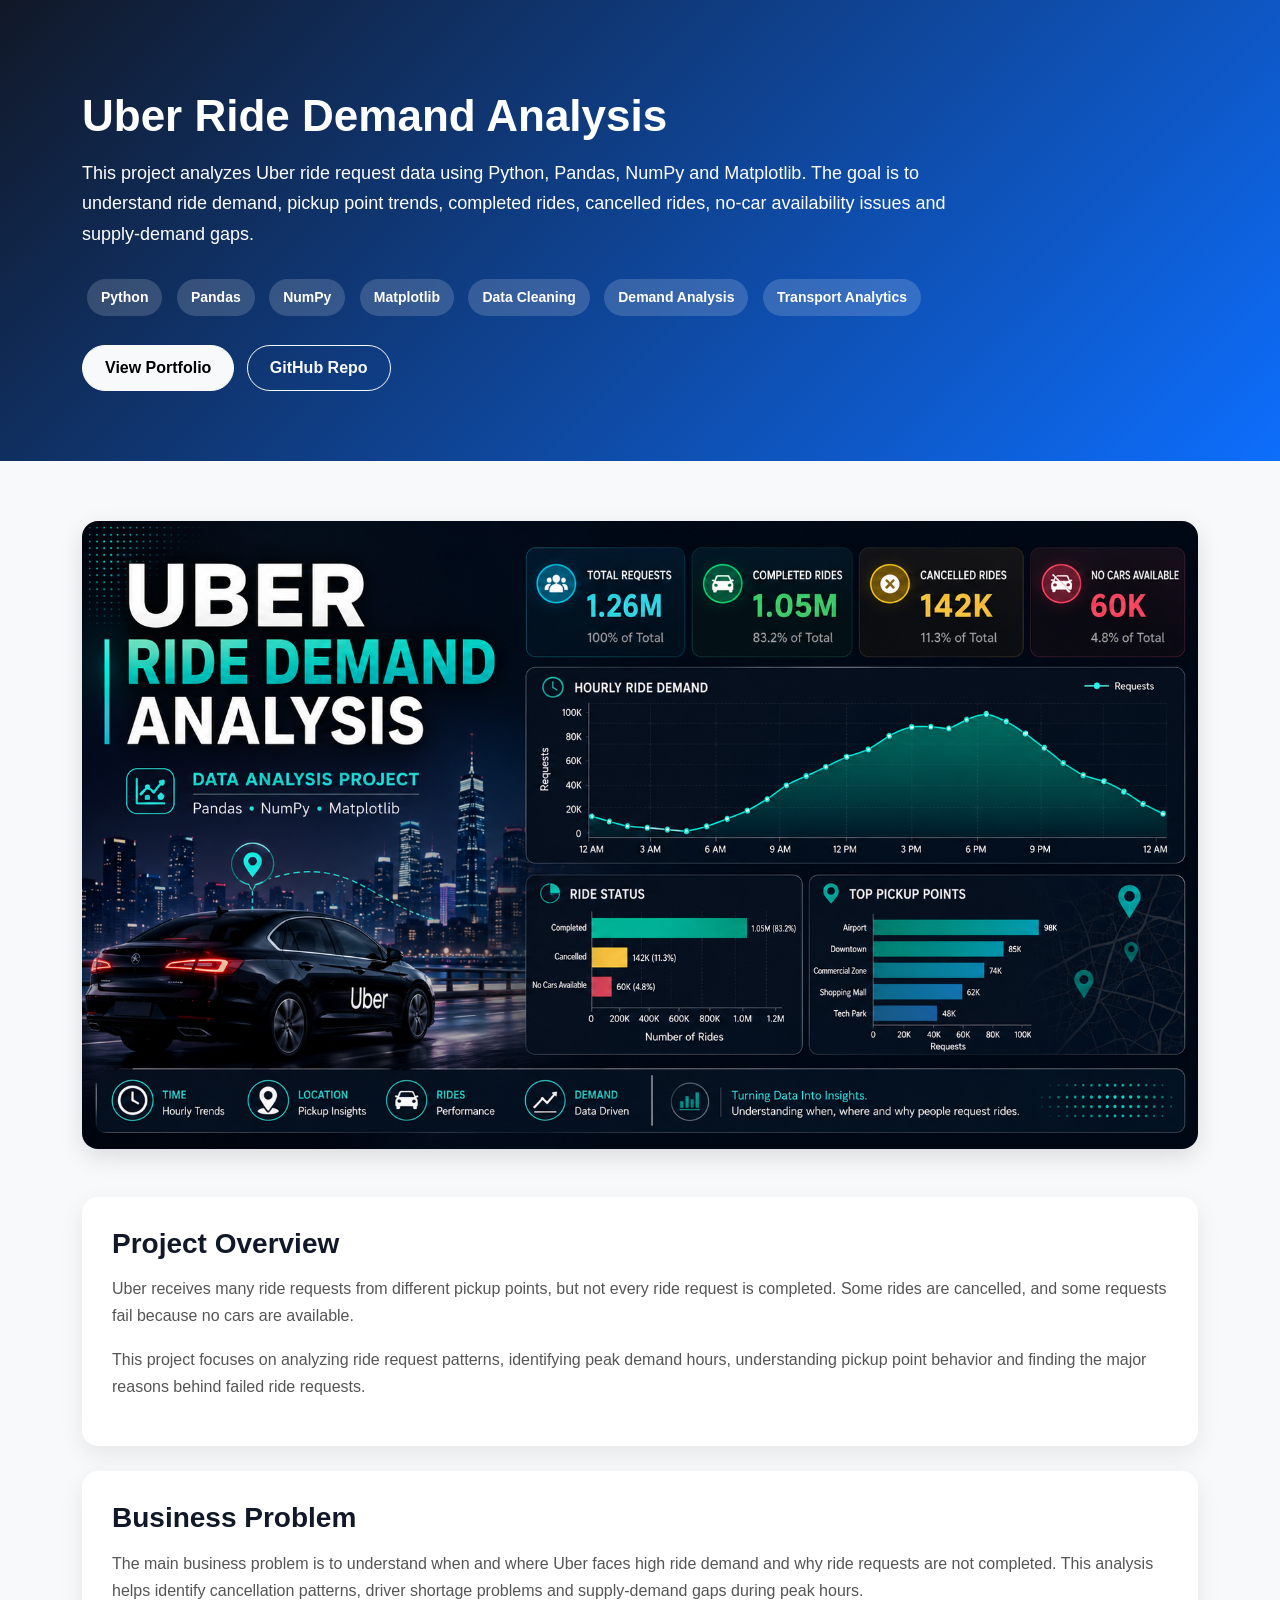
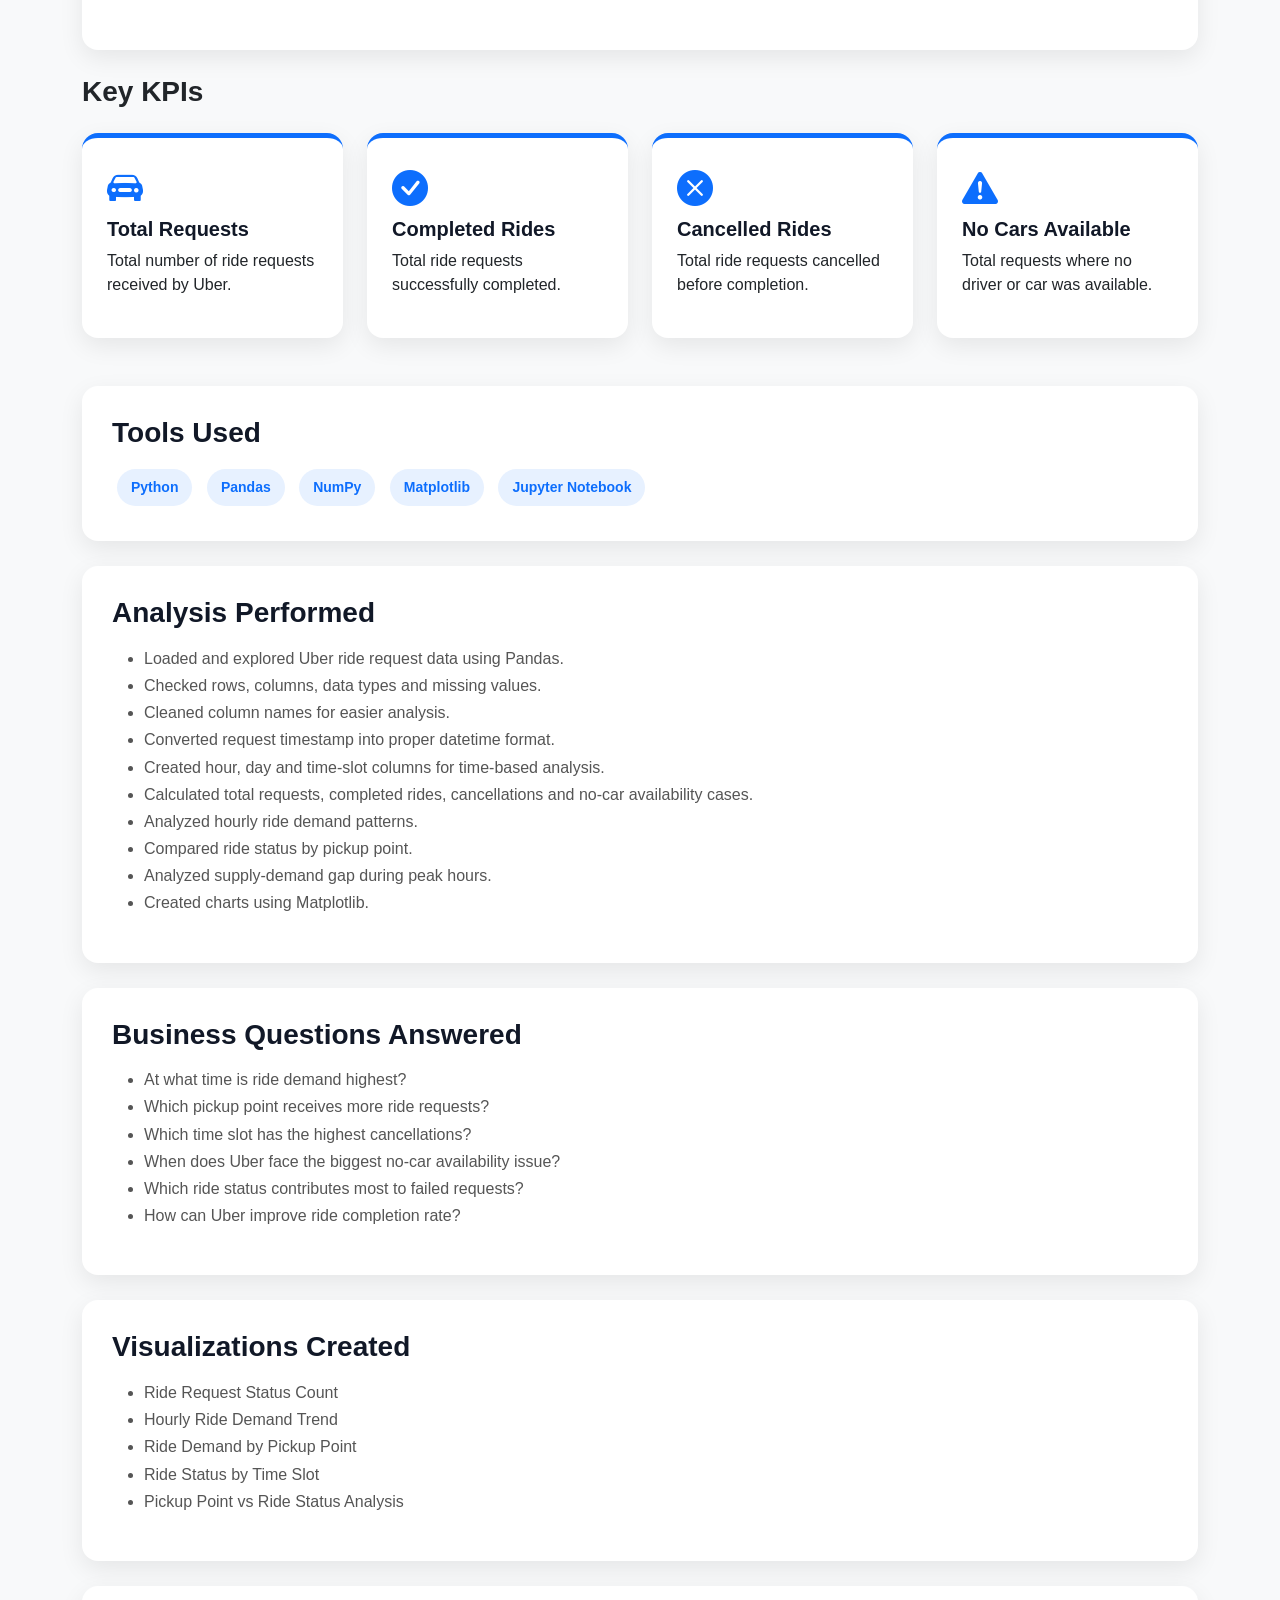
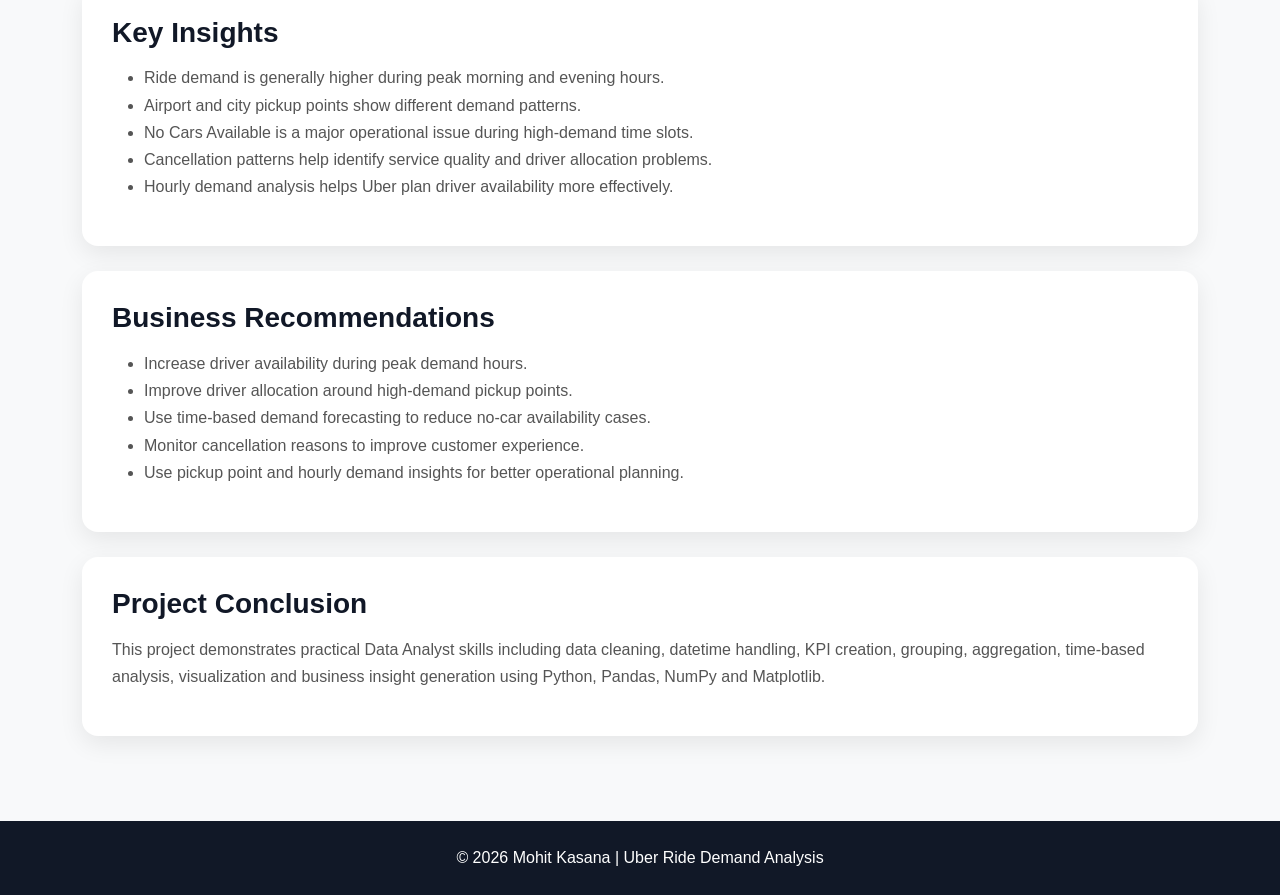
<file: uber_ride_demand_analysis.html>
<!DOCTYPE html>
<html lang="en">
<head>
    <meta charset="UTF-8">
    <title>Uber Ride Demand Analysis | Mohit Kasana</title>
    <meta name="viewport" content="width=device-width, initial-scale=1">

    <!-- Bootstrap CDN -->
    <link href="https://cdn.jsdelivr.net/npm/bootstrap@5.3.3/dist/css/bootstrap.min.css" rel="stylesheet">
    <!-- Bootstrap Icons CDN -->
    <link href="https://cdn.jsdelivr.net/npm/bootstrap-icons/font/bootstrap-icons.css" rel="stylesheet">

    <style>
        body {
            font-family: Arial, sans-serif;
            background-color: #f8f9fa;
            color: #212529;
        }

        .hero-section {
            background: linear-gradient(135deg, #111827, #0d6efd);
            color: white;
            padding: 90px 0 70px;
        }

        .hero-section h1 {
            font-size: 44px;
            font-weight: 800;
            margin-bottom: 15px;
        }

        .hero-section p {
            font-size: 18px;
            max-width: 900px;
            line-height: 1.7;
        }

        .tag-box span {
            display: inline-block;
            background: rgba(255, 255, 255, 0.16);
            color: white;
            padding: 8px 14px;
            margin: 5px;
            border-radius: 30px;
            font-size: 14px;
            font-weight: 600;
        }

        .section {
            padding: 60px 0;
        }

        .content-card {
            background: white;
            padding: 30px;
            border-radius: 16px;
            box-shadow: 0 8px 24px rgba(0, 0, 0, 0.08);
            margin-bottom: 25px;
        }

        .content-card h3 {
            font-weight: 800;
            margin-bottom: 15px;
            color: #111827;
        }

        .content-card p,
        .content-card li {
            color: #555;
            line-height: 1.7;
        }

        .project-image {
            width: 100%;
            border-radius: 16px;
            box-shadow: 0 8px 24px rgba(0, 0, 0, 0.12);
        }

        .kpi-card {
            background: white;
            padding: 25px;
            border-radius: 16px;
            height: 100%;
            box-shadow: 0 8px 24px rgba(0, 0, 0, 0.08);
            border-top: 5px solid #0d6efd;
            transition: 0.3s;
        }

        .kpi-card:hover {
            transform: translateY(-5px);
        }

        .kpi-card i {
            font-size: 36px;
            color: #0d6efd;
            margin-bottom: 12px;
        }

        .kpi-card h5 {
            font-weight: 800;
            color: #111827;
        }

        .badge-box span {
            display: inline-block;
            background: #e7f1ff;
            color: #0d6efd;
            padding: 8px 14px;
            margin: 5px;
            border-radius: 30px;
            font-weight: 600;
            font-size: 14px;
        }

        .footer {
            background: #111827;
            color: white;
            padding: 25px 0;
        }

        .btn-custom {
            border-radius: 30px;
            padding: 10px 22px;
            font-weight: 600;
        }
    </style>
</head>

<body>

<!-- Hero Section -->
<section class="hero-section">
    <div class="container">
        <h1>Uber Ride Demand Analysis</h1>

        <p>
            This project analyzes Uber ride request data using Python, Pandas, NumPy and Matplotlib.
            The goal is to understand ride demand, pickup point trends, completed rides, cancelled rides,
            no-car availability issues and supply-demand gaps.
        </p>

        <div class="tag-box mt-4">
            <span>Python</span>
            <span>Pandas</span>
            <span>NumPy</span>
            <span>Matplotlib</span>
            <span>Data Cleaning</span>
            <span>Demand Analysis</span>
            <span>Transport Analytics</span>
        </div>

        <div class="mt-4">
            <a href="https://mohit8059.github.io/Mohit_Portfolio/" class="btn btn-light btn-custom me-2" target="_blank">
                View Portfolio
            </a>
            <a href="https://github.com/mohit8059/uber_ride_demand_analysis" class="btn btn-outline-light btn-custom" target="_blank">
                GitHub Repo
            </a>
        </div>
    </div>
</section>

<!-- Main Section -->
<section class="section">
    <div class="container">

        <!-- Project Image -->
        <div class="mb-5">
            <img src="images/uber_ride_demand_analytics_dashboard.png" alt="Uber Ride Demand Analysis" class="project-image">
        </div>

        <!-- Project Overview -->
        <div class="content-card">
            <h3>Project Overview</h3>
            <p>
                Uber receives many ride requests from different pickup points, but not every ride request is completed.
                Some rides are cancelled, and some requests fail because no cars are available.
            </p>
            <p>
                This project focuses on analyzing ride request patterns, identifying peak demand hours,
                understanding pickup point behavior and finding the major reasons behind failed ride requests.
            </p>
        </div>

        <!-- Business Problem -->
        <div class="content-card">
            <h3>Business Problem</h3>
            <p>
                The main business problem is to understand when and where Uber faces high ride demand and why
                ride requests are not completed. This analysis helps identify cancellation patterns, driver shortage
                problems and supply-demand gaps during peak hours.
            </p>
        </div>

        <!-- KPIs -->
        <h3 class="fw-bold mb-4">Key KPIs</h3>

        <div class="row g-4 mb-5">
            <div class="col-md-3">
                <div class="kpi-card">
                    <i class="bi bi-car-front-fill"></i>
                    <h5>Total Requests</h5>
                    <p>Total number of ride requests received by Uber.</p>
                </div>
            </div>

            <div class="col-md-3">
                <div class="kpi-card">
                    <i class="bi bi-check-circle-fill"></i>
                    <h5>Completed Rides</h5>
                    <p>Total ride requests successfully completed.</p>
                </div>
            </div>

            <div class="col-md-3">
                <div class="kpi-card">
                    <i class="bi bi-x-circle-fill"></i>
                    <h5>Cancelled Rides</h5>
                    <p>Total ride requests cancelled before completion.</p>
                </div>
            </div>

            <div class="col-md-3">
                <div class="kpi-card">
                    <i class="bi bi-exclamation-triangle-fill"></i>
                    <h5>No Cars Available</h5>
                    <p>Total requests where no driver or car was available.</p>
                </div>
            </div>
        </div>

        <!-- Tools -->
        <div class="content-card">
            <h3>Tools Used</h3>
            <div class="badge-box">
                <span>Python</span>
                <span>Pandas</span>
                <span>NumPy</span>
                <span>Matplotlib</span>
                <span>Jupyter Notebook</span>
            </div>
        </div>

        <!-- Analysis Performed -->
        <div class="content-card">
            <h3>Analysis Performed</h3>
            <ul>
                <li>Loaded and explored Uber ride request data using Pandas.</li>
                <li>Checked rows, columns, data types and missing values.</li>
                <li>Cleaned column names for easier analysis.</li>
                <li>Converted request timestamp into proper datetime format.</li>
                <li>Created hour, day and time-slot columns for time-based analysis.</li>
                <li>Calculated total requests, completed rides, cancellations and no-car availability cases.</li>
                <li>Analyzed hourly ride demand patterns.</li>
                <li>Compared ride status by pickup point.</li>
                <li>Analyzed supply-demand gap during peak hours.</li>
                <li>Created charts using Matplotlib.</li>
            </ul>
        </div>

        <!-- Business Questions -->
        <div class="content-card">
            <h3>Business Questions Answered</h3>
            <ul>
                <li>At what time is ride demand highest?</li>
                <li>Which pickup point receives more ride requests?</li>
                <li>Which time slot has the highest cancellations?</li>
                <li>When does Uber face the biggest no-car availability issue?</li>
                <li>Which ride status contributes most to failed requests?</li>
                <li>How can Uber improve ride completion rate?</li>
            </ul>
        </div>

        <!-- Charts -->
        <div class="content-card">
            <h3>Visualizations Created</h3>
            <ul>
                <li>Ride Request Status Count</li>
                <li>Hourly Ride Demand Trend</li>
                <li>Ride Demand by Pickup Point</li>
                <li>Ride Status by Time Slot</li>
                <li>Pickup Point vs Ride Status Analysis</li>
            </ul>
        </div>

        <!-- Insights -->
        <div class="content-card">
            <h3>Key Insights</h3>
            <ul>
                <li>Ride demand is generally higher during peak morning and evening hours.</li>
                <li>Airport and city pickup points show different demand patterns.</li>
                <li>No Cars Available is a major operational issue during high-demand time slots.</li>
                <li>Cancellation patterns help identify service quality and driver allocation problems.</li>
                <li>Hourly demand analysis helps Uber plan driver availability more effectively.</li>
            </ul>
        </div>

        <!-- Recommendations -->
        <div class="content-card">
            <h3>Business Recommendations</h3>
            <ul>
                <li>Increase driver availability during peak demand hours.</li>
                <li>Improve driver allocation around high-demand pickup points.</li>
                <li>Use time-based demand forecasting to reduce no-car availability cases.</li>
                <li>Monitor cancellation reasons to improve customer experience.</li>
                <li>Use pickup point and hourly demand insights for better operational planning.</li>
            </ul>
        </div>

        <!-- Conclusion -->
        <div class="content-card">
            <h3>Project Conclusion</h3>
            <p>
                This project demonstrates practical Data Analyst skills including data cleaning, datetime handling,
                KPI creation, grouping, aggregation, time-based analysis, visualization and business insight generation
                using Python, Pandas, NumPy and Matplotlib.
            </p>
        </div>

    </div>
</section>

<!-- Footer -->
<footer class="footer text-center">
    <div class="container">
        <p class="mb-0">© 2026 Mohit Kasana | Uber Ride Demand Analysis</p>
    </div>
</footer>

</body>
</html>
</file>
